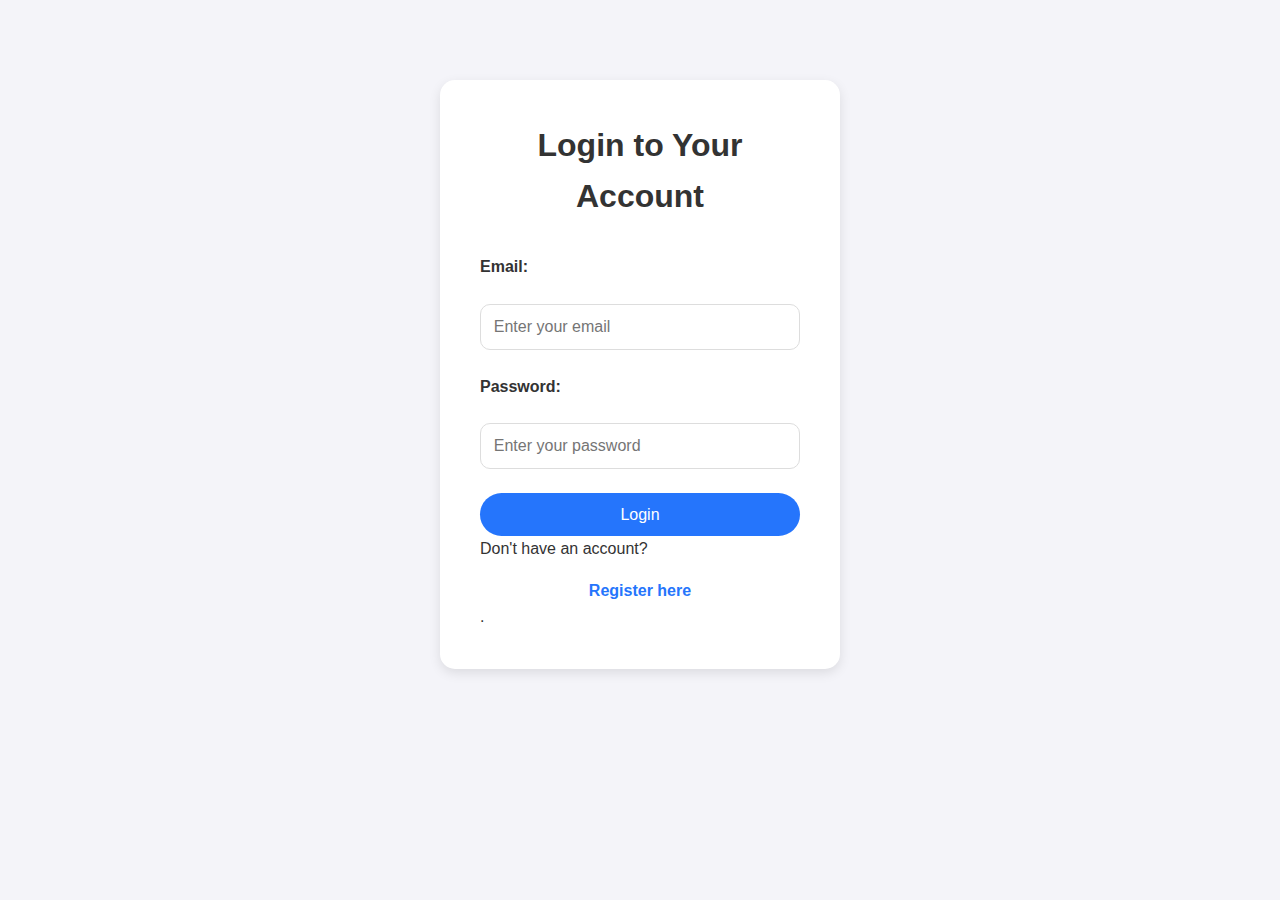
<file: login.html>
<!DOCTYPE html>
<html lang="en">
<head>
    <meta charset="UTF-8">
    <meta name="viewport" content="width=device-width, initial-scale=1.0">
    <title>Login | Art Auction</title>
    <link rel="stylesheet" href="styles.css">
</head>
<body>
    <main class="auth-container">
        <h2>Login to Your Account</h2>
        <form id="login-form">
            <label for="email">Email:</label>
            <input type="email" id="email" name="email" placeholder="Enter your email" required>

            <label for="password">Password:</label>
            <input type="password" id="password" name="password" placeholder="Enter your password" required>

            <button type="submit">Login</button>
        </form>
        <p>Don't have an account? <a href="register.html">Register here</a>.</p>
    </main>
</body>
</html>
</file>
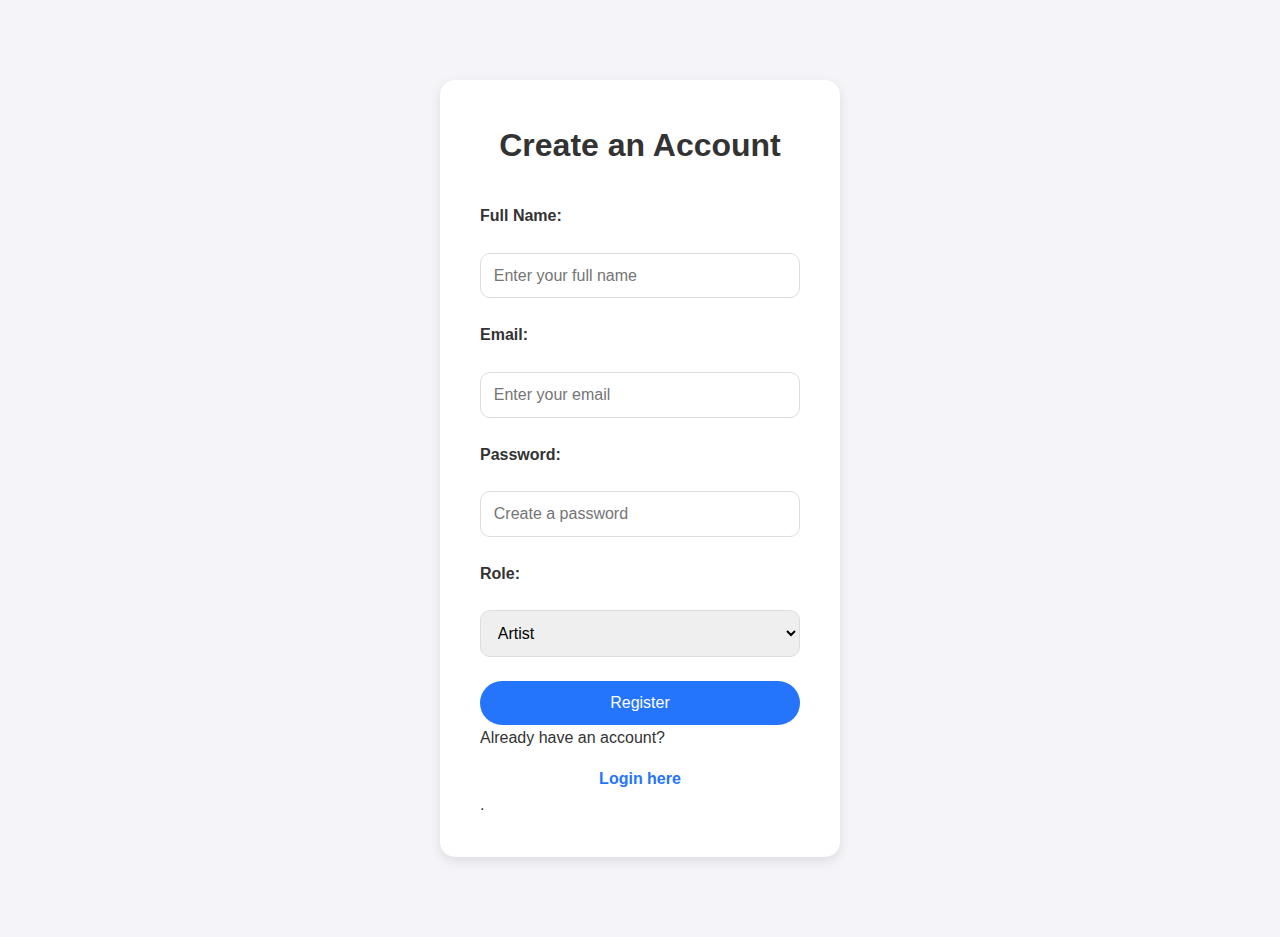
<file: register.html>
<!DOCTYPE html>
<html lang="en">
<head>
    <meta charset="UTF-8">
    <meta name="viewport" content="width=device-width, initial-scale=1.0">
    <title>Register | Art Auction</title>
    <link rel="stylesheet" href="styles.css">
</head>
<body>
    <main class="auth-container">
        <h2>Create an Account</h2>
        <form id="register-form">
            <label for="name">Full Name:</label>
            <input type="text" id="name" name="name" placeholder="Enter your full name" required>

            <label for="email">Email:</label>
            <input type="email" id="email" name="email" placeholder="Enter your email" required>

            <label for="password">Password:</label>
            <input type="password" id="password" name="password" placeholder="Create a password" required>

            <label for="role">Role:</label>
            <select id="role" name="role" required>
                <option value="artist">Artist</option>
                <option value="buyer">Buyer</option>
            </select>

            <button type="submit">Register</button>
        </form>
        <p>Already have an account? <a href="login.html">Login here</a>.</p>
    </main>
</body>
</html>
</file>
<file: styles.css>
/* General Reset */
* {
    margin: 0;
    padding: 0;
    box-sizing: border-box;
}

body {
    font-family: 'Poppins', sans-serif;
    line-height: 1.6;
    color: #333;
    background: #f4f4f9;
}

/* Navbar Styles */
.navbar {
    display: flex;
    justify-content: space-between;
    align-items: center;
    padding: 1rem 2rem;
    background: #1a1a2e;
    color: white;
    box-shadow: 0 4px 6px rgba(0, 0, 0, 0.1);
}

.navbar h1 {
    font-size: 1.8rem;
    font-weight: bold;
}

.navbar ul {
    list-style: none;
    display: flex;
    gap: 1.5rem;
}

.navbar a {
    color: white;
    text-decoration: none;
    font-size: 1rem;
    font-weight: 500;
    transition: color 0.3s ease;
}

.navbar a:hover {
    color: #00bcd4;
}

/* Hero Section */
.hero {
    display: flex;
    flex-direction: column;
    justify-content: center;
    align-items: center;
    text-align: center;
    padding: 3rem 1rem;
    background: linear-gradient(135deg, #6a11cb, #2575fc);
    color: white;
    border-bottom-left-radius: 20px;
    border-bottom-right-radius: 20px;
}

.hero h2 {
    font-size: 2.5rem;
    margin-bottom: 1rem;
}

.hero p {
    font-size: 1.2rem;
    margin-bottom: 1.5rem;
}

.hero button {
    padding: 0.8rem 2rem;
    background: #00bcd4;
    color: white;
    border: none;
    border-radius: 25px;
    font-size: 1rem;
    cursor: pointer;
    transition: background 0.3s ease, transform 0.3s ease;
}

.hero button:hover {
    background: #00a3c4;
    transform: scale(1.05);
}

/* Auction Section */
.section {
    padding: 4rem 2rem;
    background: #ffffff;
}

.section h2 {
    font-size: 2rem;
    text-align: center;
    color: #333;
    margin-bottom: 2rem;
}

.auction-gallery {
    display: grid;
    grid-template-columns: repeat(auto-fit, minmax(300px, 1fr));
    gap: 2rem;
}

.auction-item {
    background: white;
    border-radius: 15px;
    overflow: hidden;
    box-shadow: 0 4px 12px rgba(0, 0, 0, 0.1);
    transition: transform 0.3s ease, box-shadow 0.3s ease;
}

.auction-item img {
    width: 100%;
    height: 200px;
    object-fit: cover;
}

.auction-item:hover {
    transform: translateY(-10px);
    box-shadow: 0 6px 16px rgba(0, 0, 0, 0.15);
}

.auction-details {
    padding: 1.5rem;
}

.auction-details h3 {
    font-size: 1.5rem;
    margin-bottom: 0.5rem;
    color: #1a1a2e;
}

.auction-details p {
    margin: 0.5rem 0;
    color: #555;
}

.auction-details button {
    display: block;
    width: 100%;
    padding: 0.8rem;
    background: #6a11cb;
    color: white;
    border: none;
    border-radius: 25px;
    font-size: 1rem;
    cursor: pointer;
    transition: background 0.3s ease;
    margin-top: 1rem;
}

.auction-details button:hover {
    background: #5a0dac;
}

/* Forms (Login and Registration) */
.auth-container {
    max-width: 400px;
    margin: 5rem auto;
    padding: 2.5rem;
    background: white;
    border-radius: 15px;
    box-shadow: 0 4px 12px rgba(0, 0, 0, 0.1);
}

.auth-container h2 {
    font-size: 2rem;
    margin-bottom: 2rem;
    text-align: center;
    color: #333;
}

.auth-container form {
    display: flex;
    flex-direction: column;
    gap: 1.5rem;
}

.auth-container label {
    font-size: 1rem;
    font-weight: 600;
    color: #333;
}

.auth-container input,
.auth-container select {
    padding: 0.8rem;
    font-size: 1rem;
    border: 1px solid #ddd;
    border-radius: 10px;
    width: 100%;
    transition: border 0.3s ease;
}

.auth-container input:focus,
.auth-container select:focus {
    border: 1px solid #6a11cb;
}

.auth-container button {
    padding: 0.8rem;
    font-size: 1rem;
    background: #2575fc;
    color: white;
    border: none;
    border-radius: 25px;
    cursor: pointer;
    transition: background 0.3s ease;
}

.auth-container button:hover {
    background: #1a5cc4;
}

.auth-container a {
    text-align: center;
    color: #2575fc;
    text-decoration: none;
    font-weight: bold;
    display: block;
    margin-top: 1rem;
}

.auth-container a:hover {
    text-decoration: underline;
}

/* Footer */
footer {
    text-align: center;
    padding: 1rem;
    background: #1a1a2e;
    color: white;
    font-size: 0.9rem;
}
</file>
